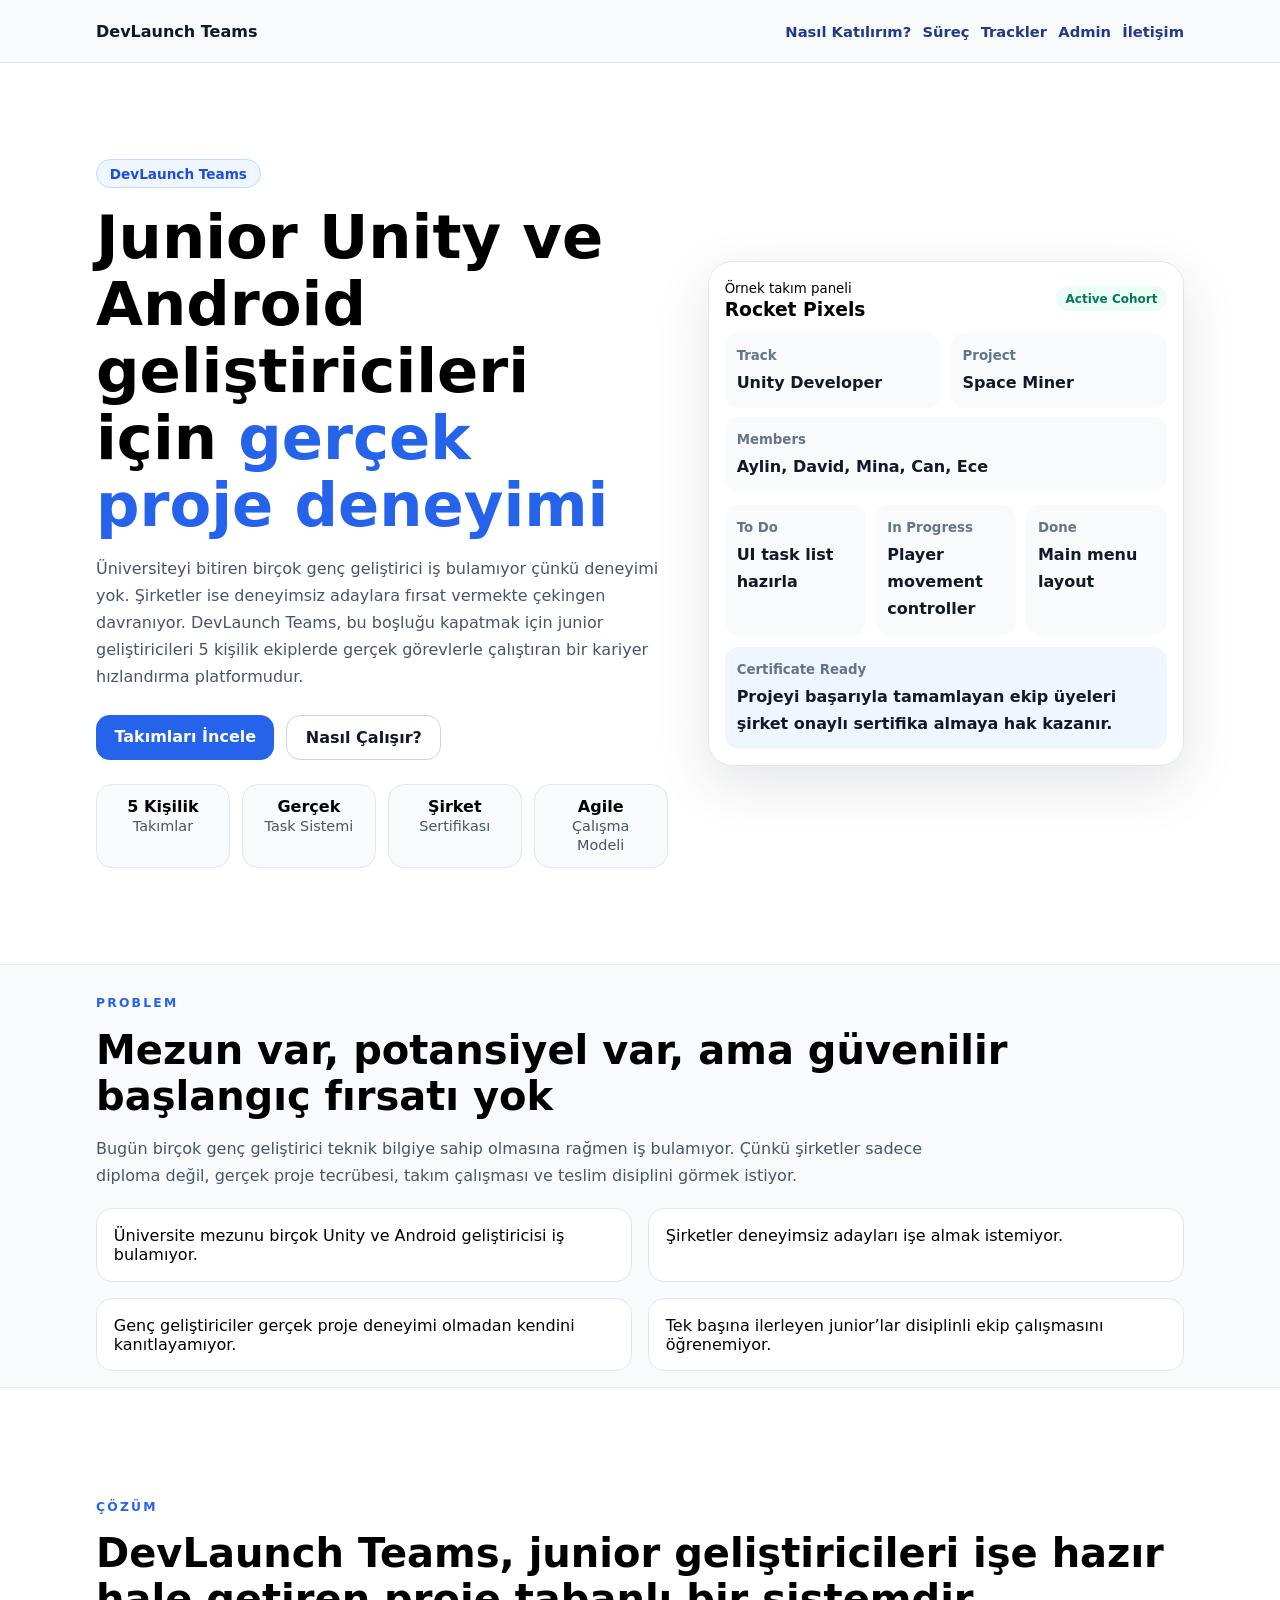
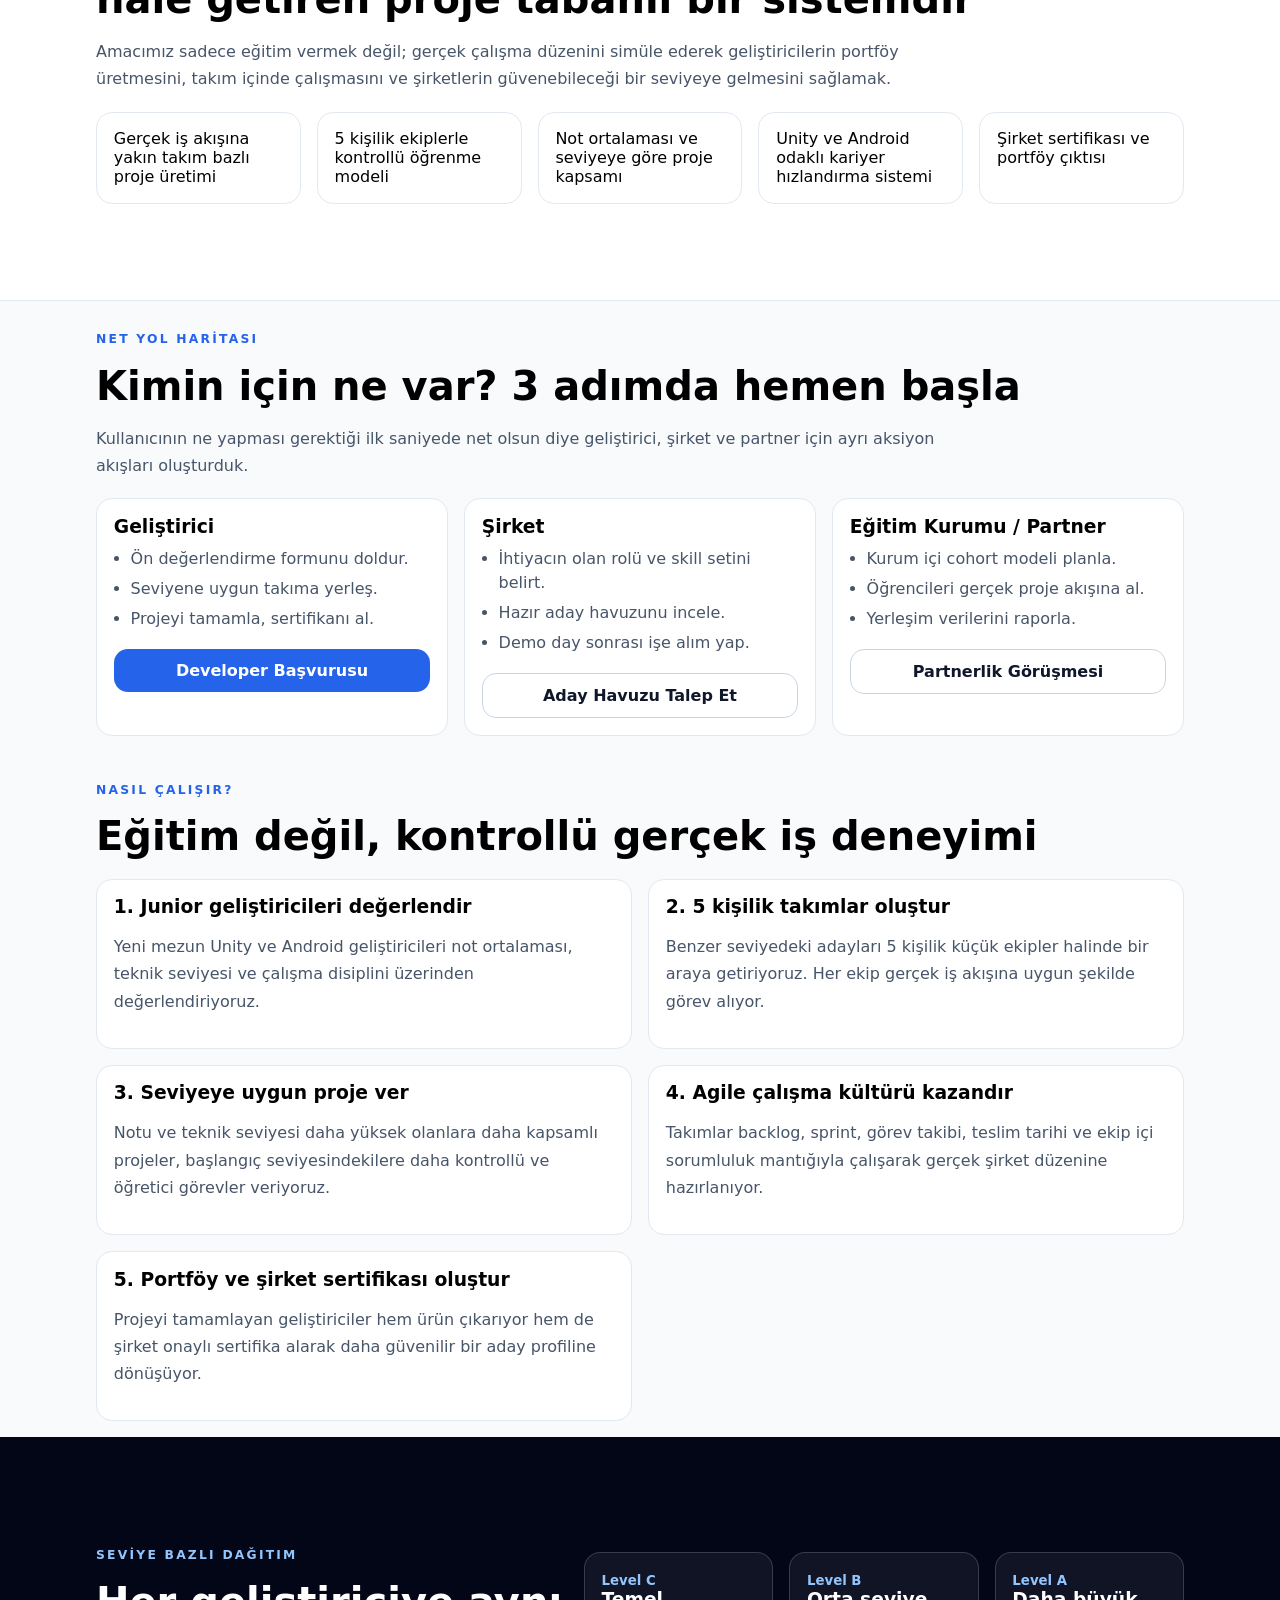
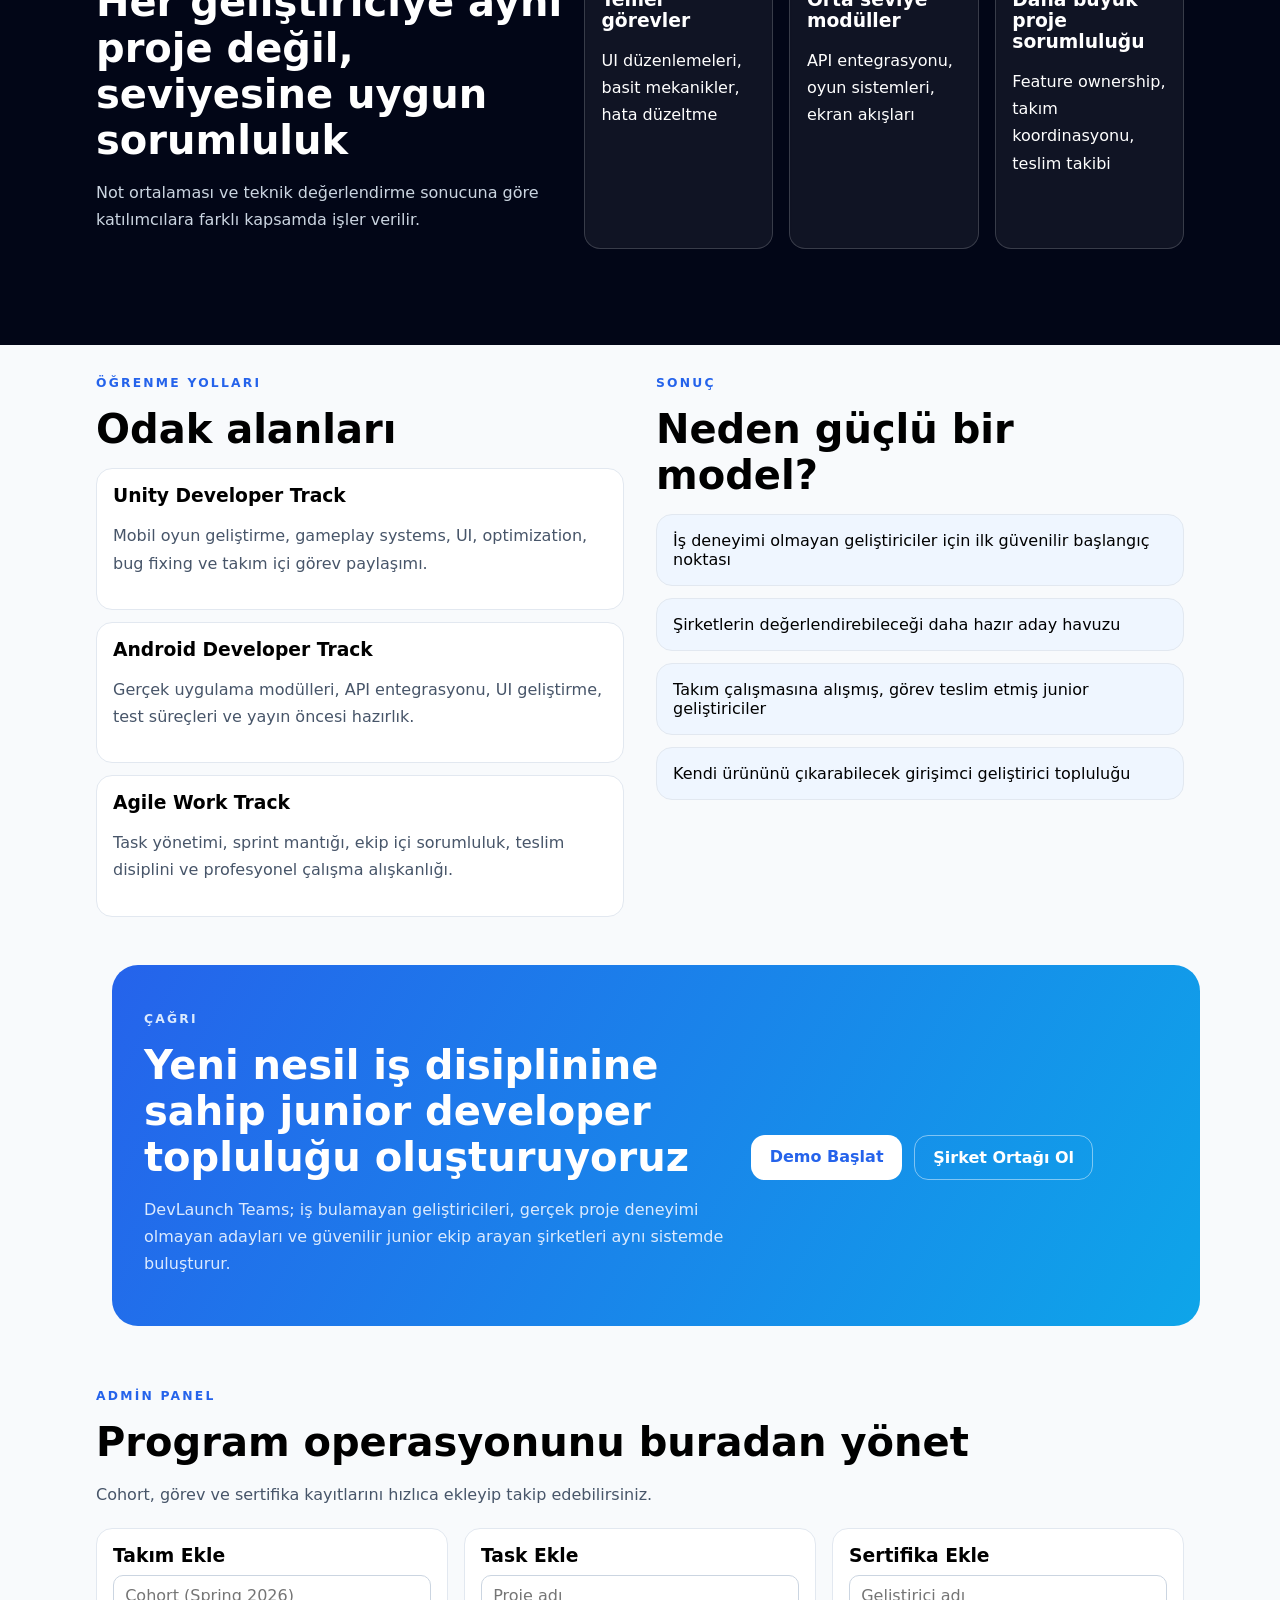
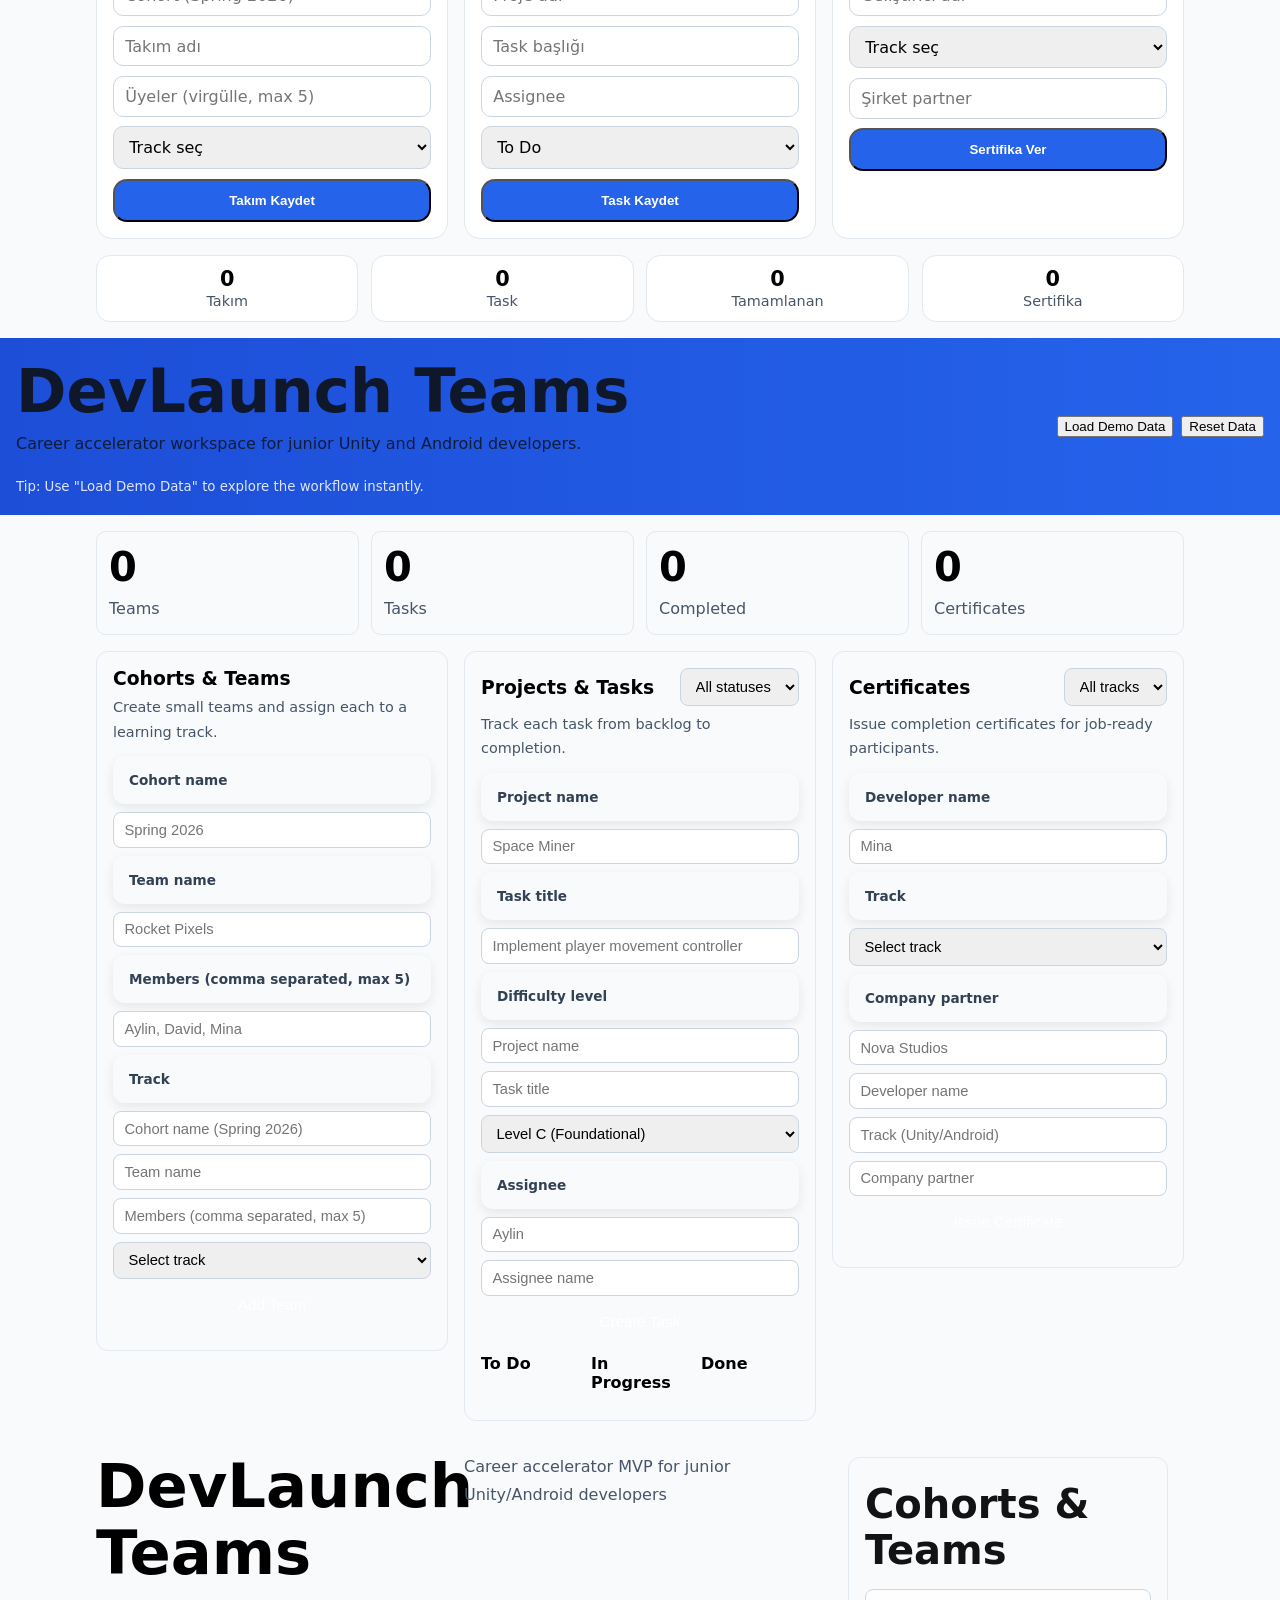
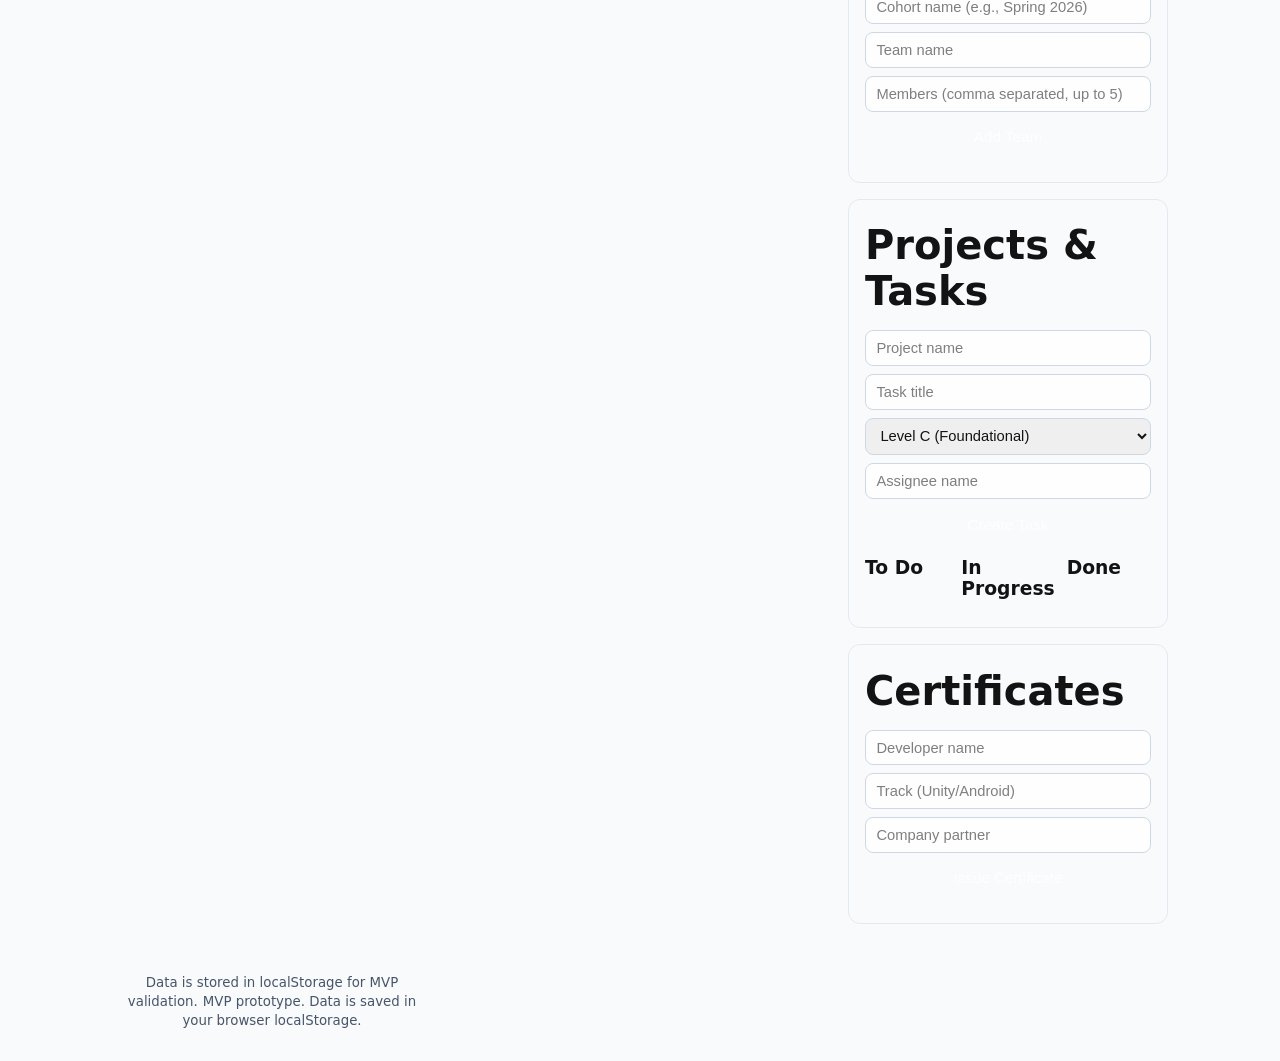
<file: index.html>
<!doctype html>
<html lang="tr">
  <head>
    <meta charset="UTF-8" />
    <meta name="viewport" content="width=device-width, initial-scale=1.0" />
    <meta http-equiv="Cache-Control" content="no-cache, no-store, must-revalidate" />
    <meta http-equiv="Pragma" content="no-cache" />
    <meta http-equiv="Expires" content="0" />
    <title>DevLaunch Teams</title>
    <link rel="stylesheet" href="styles.css" />
  </head>
  <body>
    <header class="top-nav">
      <div class="container nav-inner">
        <a class="brand" href="#">DevLaunch Teams</a>
        <nav class="nav-links" aria-label="Site navigation">
          <a href="#how-to-join">Nasıl Katılırım?</a>
          <a href="#steps">Süreç</a>
          <a href="#tracks">Trackler</a>
          <a href="#admin">Admin</a>
          <a href="#contact">İletişim</a>
        </nav>
      </div>
    </header>
    <main>
      <section class="hero">
        <div class="container hero-grid">
          <div>
            <span class="badge">DevLaunch Teams</span>
            <h1>
              Junior Unity ve Android geliştiricileri için
              <span>gerçek proje deneyimi</span>
            </h1>
            <p>
              Üniversiteyi bitiren birçok genç geliştirici iş bulamıyor çünkü deneyimi yok. Şirketler ise deneyimsiz
              adaylara fırsat vermekte çekingen davranıyor. DevLaunch Teams, bu boşluğu kapatmak için junior
              geliştiricileri 5 kişilik ekiplerde gerçek görevlerle çalıştıran bir kariyer hızlandırma platformudur.
            </p>
            <div class="cta-row">
              <a href="#tracks" class="btn primary">Takımları İncele</a>
              <a href="#steps" class="btn secondary">Nasıl Çalışır?</a>
            </div>
            <div class="stats-row">
              <article><strong>5 Kişilik</strong><span>Takımlar</span></article>
              <article><strong>Gerçek</strong><span>Task Sistemi</span></article>
              <article><strong>Şirket</strong><span>Sertifikası</span></article>
              <article><strong>Agile</strong><span>Çalışma Modeli</span></article>
            </div>
          </div>

          <div class="panel">
            <div class="panel-head">
              <div>
                <small>Örnek takım paneli</small>
                <h3>Rocket Pixels</h3>
              </div>
              <span class="pill">Active Cohort</span>
            </div>
            <div class="panel-grid">
              <div><small>Track</small><p>Unity Developer</p></div>
              <div><small>Project</small><p>Space Miner</p></div>
              <div class="full"><small>Members</small><p>Aylin, David, Mina, Can, Ece</p></div>
            </div>
            <div class="kanban-grid">
              <div><small>To Do</small><p>UI task list hazırla</p></div>
              <div><small>In Progress</small><p>Player movement controller</p></div>
              <div><small>Done</small><p>Main menu layout</p></div>
            </div>
            <div class="note">
              <small>Certificate Ready</small>
              <p>Projeyi başarıyla tamamlayan ekip üyeleri şirket onaylı sertifika almaya hak kazanır.</p>
            </div>
          </div>
        </div>
      </section>

      <section class="section container">
        <p class="eyebrow">Problem</p>
        <h2>Mezun var, potansiyel var, ama güvenilir başlangıç fırsatı yok</h2>
        <p class="lead">
          Bugün birçok genç geliştirici teknik bilgiye sahip olmasına rağmen iş bulamıyor. Çünkü şirketler sadece
          diploma değil, gerçek proje tecrübesi, takım çalışması ve teslim disiplini görmek istiyor.
        </p>
        <div class="grid two">
          <article>Üniversite mezunu birçok Unity ve Android geliştiricisi iş bulamıyor.</article>
          <article>Şirketler deneyimsiz adayları işe almak istemiyor.</article>
          <article>Genç geliştiriciler gerçek proje deneyimi olmadan kendini kanıtlayamıyor.</article>
          <article>Tek başına ilerleyen junior’lar disiplinli ekip çalışmasını öğrenemiyor.</article>
        </div>
      </section>

      <section class="section alt">
        <div class="container">
          <p class="eyebrow">Çözüm</p>
          <h2>DevLaunch Teams, junior geliştiricileri işe hazır hale getiren proje tabanlı bir sistemdir</h2>
          <p class="lead">
            Amacımız sadece eğitim vermek değil; gerçek çalışma düzenini simüle ederek geliştiricilerin portföy
            üretmesini, takım içinde çalışmasını ve şirketlerin güvenebileceği bir seviyeye gelmesini sağlamak.
          </p>
          <div class="grid five">
            <article>Gerçek iş akışına yakın takım bazlı proje üretimi</article>
            <article>5 kişilik ekiplerle kontrollü öğrenme modeli</article>
            <article>Not ortalaması ve seviyeye göre proje kapsamı</article>
            <article>Unity ve Android odaklı kariyer hızlandırma sistemi</article>
            <article>Şirket sertifikası ve portföy çıktısı</article>
          </div>
        </div>
      </section>

      <section id="how-to-join" class="section container">
        <p class="eyebrow">Net Yol Haritası</p>
        <h2>Kimin için ne var? 3 adımda hemen başla</h2>
        <p class="lead">
          Kullanıcının ne yapması gerektiği ilk saniyede net olsun diye geliştirici, şirket ve partner için ayrı aksiyon
          akışları oluşturduk.
        </p>
        <div class="grid three">
          <article>
            <h3>Geliştirici</h3>
            <ul class="flow-list">
              <li>Ön değerlendirme formunu doldur.</li>
              <li>Seviyene uygun takıma yerleş.</li>
              <li>Projeyi tamamla, sertifikanı al.</li>
            </ul>
            <a class="btn primary full-btn" href="#contact">Developer Başvurusu</a>
          </article>
          <article>
            <h3>Şirket</h3>
            <ul class="flow-list">
              <li>İhtiyacın olan rolü ve skill setini belirt.</li>
              <li>Hazır aday havuzunu incele.</li>
              <li>Demo day sonrası işe alım yap.</li>
            </ul>
            <a class="btn secondary full-btn" href="#contact">Aday Havuzu Talep Et</a>
          </article>
          <article>
            <h3>Eğitim Kurumu / Partner</h3>
            <ul class="flow-list">
              <li>Kurum içi cohort modeli planla.</li>
              <li>Öğrencileri gerçek proje akışına al.</li>
              <li>Yerleşim verilerini raporla.</li>
            </ul>
            <a class="btn secondary full-btn" href="#contact">Partnerlik Görüşmesi</a>
          </article>
        </div>
      </section>

      <section id="steps" class="section container">
        <p class="eyebrow">Nasıl çalışır?</p>
        <h2>Eğitim değil, kontrollü gerçek iş deneyimi</h2>
        <div class="grid two steps">
          <article><h3>1. Junior geliştiricileri değerlendir</h3><p>Yeni mezun Unity ve Android geliştiricileri not ortalaması, teknik seviyesi ve çalışma disiplini üzerinden değerlendiriyoruz.</p></article>
          <article><h3>2. 5 kişilik takımlar oluştur</h3><p>Benzer seviyedeki adayları 5 kişilik küçük ekipler halinde bir araya getiriyoruz. Her ekip gerçek iş akışına uygun şekilde görev alıyor.</p></article>
          <article><h3>3. Seviyeye uygun proje ver</h3><p>Notu ve teknik seviyesi daha yüksek olanlara daha kapsamlı projeler, başlangıç seviyesindekilere daha kontrollü ve öğretici görevler veriyoruz.</p></article>
          <article><h3>4. Agile çalışma kültürü kazandır</h3><p>Takımlar backlog, sprint, görev takibi, teslim tarihi ve ekip içi sorumluluk mantığıyla çalışarak gerçek şirket düzenine hazırlanıyor.</p></article>
          <article><h3>5. Portföy ve şirket sertifikası oluştur</h3><p>Projeyi tamamlayan geliştiriciler hem ürün çıkarıyor hem de şirket onaylı sertifika alarak daha güvenilir bir aday profiline dönüşüyor.</p></article>
        </div>
      </section>

      <section class="section dark">
        <div class="container dark-grid">
          <div>
            <p class="eyebrow">Seviye bazlı dağıtım</p>
            <h2>Her geliştiriciye aynı proje değil, seviyesine uygun sorumluluk</h2>
            <p class="lead">Not ortalaması ve teknik değerlendirme sonucuna göre katılımcılara farklı kapsamda işler verilir.</p>
          </div>
          <div class="grid three level-cards">
            <article><small>Level C</small><h3>Temel görevler</h3><p>UI düzenlemeleri, basit mekanikler, hata düzeltme</p></article>
            <article><small>Level B</small><h3>Orta seviye modüller</h3><p>API entegrasyonu, oyun sistemleri, ekran akışları</p></article>
            <article><small>Level A</small><h3>Daha büyük proje sorumluluğu</h3><p>Feature ownership, takım koordinasyonu, teslim takibi</p></article>
          </div>
        </div>
      </section>

      <section id="tracks" class="section container">
        <div class="split">
          <div>
            <p class="eyebrow">Öğrenme yolları</p>
            <h2>Odak alanları</h2>
            <div class="stack">
              <article><h3>Unity Developer Track</h3><p>Mobil oyun geliştirme, gameplay systems, UI, optimization, bug fixing ve takım içi görev paylaşımı.</p></article>
              <article><h3>Android Developer Track</h3><p>Gerçek uygulama modülleri, API entegrasyonu, UI geliştirme, test süreçleri ve yayın öncesi hazırlık.</p></article>
              <article><h3>Agile Work Track</h3><p>Task yönetimi, sprint mantığı, ekip içi sorumluluk, teslim disiplini ve profesyonel çalışma alışkanlığı.</p></article>
            </div>
          </div>
          <div>
            <p class="eyebrow">Sonuç</p>
            <h2>Neden güçlü bir model?</h2>
            <div class="stack soft">
              <article>İş deneyimi olmayan geliştiriciler için ilk güvenilir başlangıç noktası</article>
              <article>Şirketlerin değerlendirebileceği daha hazır aday havuzu</article>
              <article>Takım çalışmasına alışmış, görev teslim etmiş junior geliştiriciler</article>
              <article>Kendi ürününü çıkarabilecek girişimci geliştirici topluluğu</article>
            </div>
          </div>
        </div>
      </section>

      <section id="contact" class="section container">
      <section class="section container">
        <div class="cta-banner">
          <div>
            <p class="eyebrow">Çağrı</p>
            <h2>Yeni nesil iş disiplinine sahip junior developer topluluğu oluşturuyoruz</h2>
            <p class="lead">DevLaunch Teams; iş bulamayan geliştiricileri, gerçek proje deneyimi olmayan adayları ve güvenilir junior ekip arayan şirketleri aynı sistemde buluşturur.</p>
          </div>
          <div class="cta-row">
            <a class="btn white" href="#">Demo Başlat</a>
            <a class="btn outline" href="#">Şirket Ortağı Ol</a>
          </div>
        </div>
      </section>

    </main>
      <section id="admin" class="section container">
        <p class="eyebrow">Admin Panel</p>
        <h2>Program operasyonunu buradan yönet</h2>
        <p class="lead">Cohort, görev ve sertifika kayıtlarını hızlıca ekleyip takip edebilirsiniz.</p>
        <div class="admin-grid">
          <article class="admin-card">
            <h3>Takım Ekle</h3>
            <form id="team-form" class="admin-form">
              <input id="team-cohort" placeholder="Cohort (Spring 2026)" required />
              <input id="team-name" placeholder="Takım adı" required />
              <input id="team-members" placeholder="Üyeler (virgülle, max 5)" required />
              <select id="team-track" required>
                <option value="">Track seç</option>
                <option value="Unity">Unity</option>
                <option value="Android">Android</option>
              </select>
              <button class="btn primary" type="submit">Takım Kaydet</button>
            </form>
          </article>

          <article class="admin-card">
            <h3>Task Ekle</h3>
            <form id="task-form" class="admin-form">
              <input id="task-project" placeholder="Proje adı" required />
              <input id="task-title" placeholder="Task başlığı" required />
              <input id="task-assignee" placeholder="Assignee" required />
              <select id="task-status" required>
                <option value="todo">To Do</option>
                <option value="in-progress">In Progress</option>
                <option value="done">Done</option>
              </select>
              <button class="btn primary" type="submit">Task Kaydet</button>
            </form>
          </article>

          <article class="admin-card">
            <h3>Sertifika Ekle</h3>
            <form id="cert-form" class="admin-form">
              <input id="cert-name" placeholder="Geliştirici adı" required />
              <select id="cert-track" required>
                <option value="">Track seç</option>
                <option value="Unity">Unity</option>
                <option value="Android">Android</option>
              </select>
              <input id="cert-partner" placeholder="Şirket partner" required />
              <button class="btn primary" type="submit">Sertifika Ver</button>
            </form>
          </article>
        </div>
        <div class="admin-stats" aria-live="polite">
          <div><strong id="stat-teams">0</strong><span>Takım</span></div>
          <div><strong id="stat-tasks">0</strong><span>Task</span></div>
          <div><strong id="stat-done">0</strong><span>Tamamlanan</span></div>
          <div><strong id="stat-certs">0</strong><span>Sertifika</span></div>
        </div>
      </section>
    </main>
    </main>
<html lang="en">
  <head>
    <meta charset="UTF-8" />
    <meta name="viewport" content="width=device-width, initial-scale=1.0" />
    <title>DevLaunch Teams MVP</title>
    <link rel="stylesheet" href="styles.css" />
  </head>
  <body>
    <header class="topbar">
      <div>
        <h1>DevLaunch Teams</h1>
        <p>Career accelerator workspace for junior Unity and Android developers.</p>
        <small class="topbar-tip">Tip: Use "Load Demo Data" to explore the workflow instantly.</small>
      </div>
      <div class="toolbar">
        <button id="seed-btn" type="button">Load Demo Data</button>
        <button id="reset-btn" type="button" class="danger">Reset Data</button>
      </div>
    </header>

    <main class="container">
      <section class="stats" aria-label="MVP stats">
        <article class="metric"><h2 id="teams-count">0</h2><p>Teams</p></article>
        <article class="metric"><h2 id="tasks-count">0</h2><p>Tasks</p></article>
        <article class="metric"><h2 id="done-count">0</h2><p>Completed</p></article>
        <article class="metric"><h2 id="certs-count">0</h2><p>Certificates</p></article>
      </section>


      <p id="message" class="message" role="status" aria-live="polite"></p>

      <section class="layout">
        <article class="card">
          <h3>Cohorts & Teams</h3>
          <p class="section-help">Create small teams and assign each to a learning track.</p>
          <form id="team-form" class="stack">
            <label for="cohort">Cohort name</label>
            <input id="cohort" placeholder="Spring 2026" autocomplete="off" required />
            <label for="team">Team name</label>
            <input id="team" placeholder="Rocket Pixels" autocomplete="off" required />
            <label for="members">Members (comma separated, max 5)</label>
            <input id="members" placeholder="Aylin, David, Mina" autocomplete="off" required />
            <label for="team-track">Track</label>
          <form id="team-form" class="stack">
            <input id="cohort" placeholder="Cohort name (Spring 2026)" required />
            <input id="team" placeholder="Team name" required />
            <input id="members" placeholder="Members (comma separated, max 5)" required />
            <select id="team-track" required>
              <option value="">Select track</option>
              <option value="Unity">Unity</option>
              <option value="Android">Android</option>
            </select>
            <button type="submit">Add Team</button>
          </form>
          <ul id="team-list" class="list"></ul>
        </article>

        <article class="card">
          <div class="card-header">
            <h3>Projects & Tasks</h3>
            <select id="task-filter-status">
              <option value="all">All statuses</option>
              <option value="todo">To Do</option>
              <option value="in-progress">In Progress</option>
              <option value="done">Done</option>
            </select>
          </div>
          <p class="section-help">Track each task from backlog to completion.</p>
          <form id="task-form" class="stack">
            <label for="project">Project name</label>
            <input id="project" placeholder="Space Miner" autocomplete="off" required />
            <label for="task">Task title</label>
            <input id="task" placeholder="Implement player movement controller" autocomplete="off" required />
            <label for="difficulty">Difficulty level</label>
          <form id="task-form" class="stack">
            <input id="project" placeholder="Project name" required />
            <input id="task" placeholder="Task title" required />
            <select id="difficulty" required>
              <option value="C">Level C (Foundational)</option>
              <option value="B">Level B (Intermediate)</option>
              <option value="A">Level A (Advanced)</option>
            </select>
            <label for="assignee">Assignee</label>
            <input id="assignee" placeholder="Aylin" autocomplete="off" required />
            <input id="assignee" placeholder="Assignee name" required />
            <button type="submit">Create Task</button>
          </form>

          <div class="kanban">
            <section>
              <h4>To Do</h4>
              <ul id="todo" class="list"></ul>
            </section>
            <section>
              <h4>In Progress</h4>
              <ul id="in-progress" class="list"></ul>
            </section>
            <section>
              <h4>Done</h4>
              <ul id="done" class="list"></ul>
            </section>
          </div>
        </article>

        <article class="card">
          <div class="card-header">
            <h3>Certificates</h3>
            <select id="cert-filter-track">
              <option value="all">All tracks</option>
              <option value="Unity">Unity</option>
              <option value="Android">Android</option>
            </select>
          </div>
          <p class="section-help">Issue completion certificates for job-ready participants.</p>
          <form id="cert-form" class="stack">
            <label for="cert-name">Developer name</label>
            <input id="cert-name" placeholder="Mina" autocomplete="off" required />
            <label for="cert-track">Track</label>
            <select id="cert-track" required>
              <option value="">Select track</option>
              <option value="Unity">Unity</option>
              <option value="Android">Android</option>
            </select>
            <label for="cert-partner">Company partner</label>
            <input id="cert-partner" placeholder="Nova Studios" autocomplete="off" required />
          <form id="cert-form" class="stack">
            <input id="cert-name" placeholder="Developer name" required />
            <input id="cert-track" placeholder="Track (Unity/Android)" required />
            <input id="cert-partner" placeholder="Company partner" required />
            <button type="submit">Issue Certificate</button>
          </form>
          <ul id="cert-list" class="list"></ul>
        </article>
      <h1>DevLaunch Teams</h1>
      <p>Career accelerator MVP for junior Unity/Android developers</p>
    </header>

    <main class="layout">
      <section class="card">
        <h2>Cohorts & Teams</h2>
        <form id="team-form" class="stack">
          <input id="cohort" placeholder="Cohort name (e.g., Spring 2026)" required />
          <input id="team" placeholder="Team name" required />
          <input id="members" placeholder="Members (comma separated, up to 5)" required />
          <button type="submit">Add Team</button>
        </form>
        <ul id="team-list" class="list"></ul>
      </section>

      <section class="card">
        <h2>Projects & Tasks</h2>
        <form id="task-form" class="stack">
          <input id="project" placeholder="Project name" required />
          <input id="task" placeholder="Task title" required />
          <select id="difficulty">
            <option value="C">Level C (Foundational)</option>
            <option value="B">Level B (Intermediate)</option>
            <option value="A">Level A (Advanced)</option>
          </select>
          <input id="assignee" placeholder="Assignee name" required />
          <button type="submit">Create Task</button>
        </form>
        <div class="kanban">
          <div>
            <h3>To Do</h3>
            <ul id="todo" class="list"></ul>
          </div>
          <div>
            <h3>In Progress</h3>
            <ul id="in-progress" class="list"></ul>
          </div>
          <div>
            <h3>Done</h3>
            <ul id="done" class="list"></ul>
          </div>
        </div>
      </section>

      <section class="card">
        <h2>Certificates</h2>
        <form id="cert-form" class="stack">
          <input id="cert-name" placeholder="Developer name" required />
          <input id="cert-track" placeholder="Track (Unity/Android)" required />
          <input id="cert-partner" placeholder="Company partner" required />
          <button type="submit">Issue Certificate</button>
        </form>
        <ul id="cert-list" class="list"></ul>
      </section>
    </main>

    <footer>
      <small>Data is stored in localStorage for MVP validation.</small>
      <small>MVP prototype. Data is saved in your browser localStorage.</small>
    </footer>

    <script src="app.js"></script>
  </body>
</html>
</file>
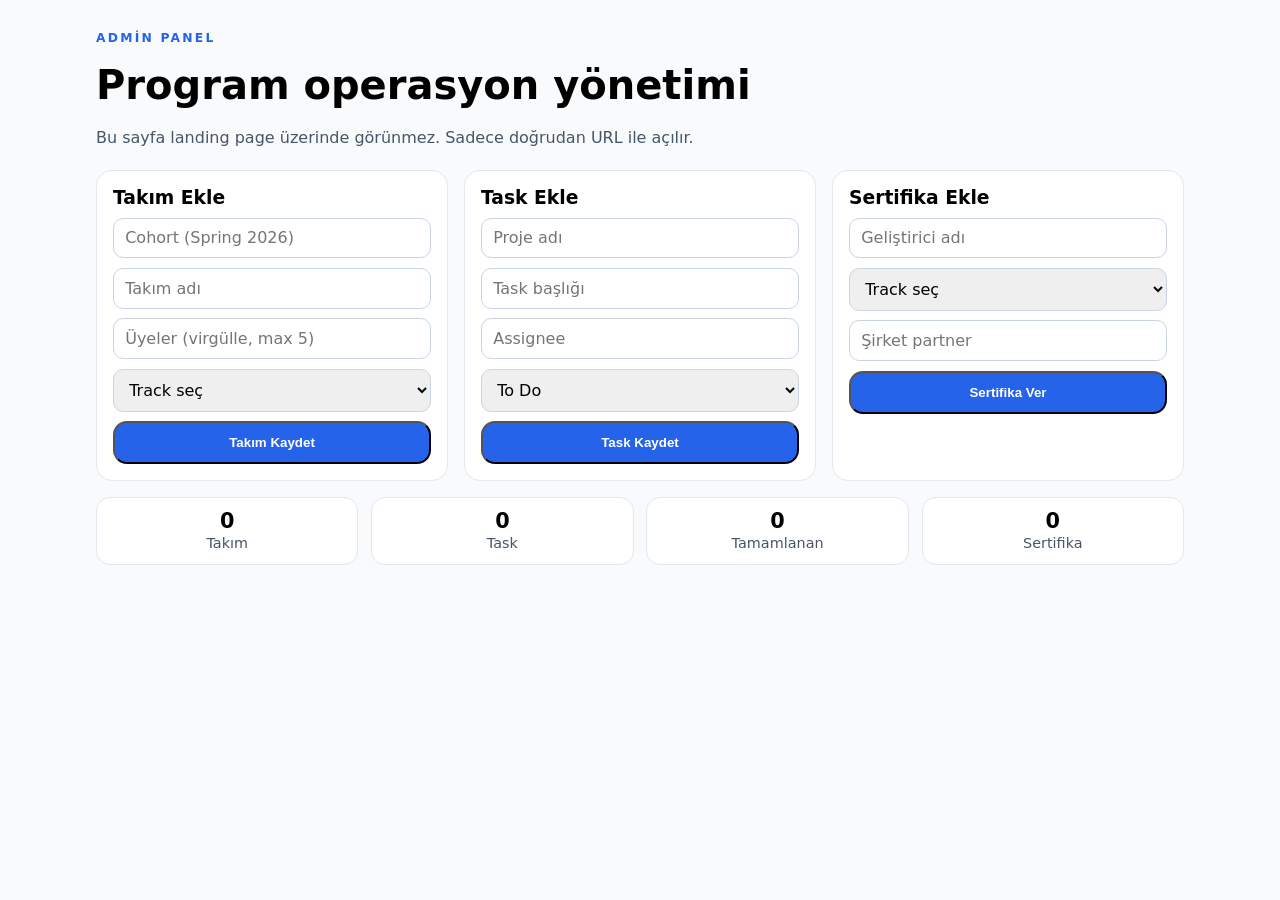
<file: app.html>
<!doctype html>
<html lang="tr">
  <head>
    <meta charset="UTF-8" />
    <meta name="viewport" content="width=device-width, initial-scale=1.0" />
    <meta name="robots" content="noindex,nofollow" />
    <title>DevLaunch Hidden App Panel</title>
    <link rel="stylesheet" href="styles.css" />
  </head>
  <body>
    <main class="section container">
      <p class="eyebrow">Admin Panel</p>
      <h2>Program operasyon yönetimi</h2>
      <p class="lead">Bu sayfa landing page üzerinde görünmez. Sadece doğrudan URL ile açılır.</p>

      <div class="admin-grid">
        <article class="admin-card">
          <h3>Takım Ekle</h3>
          <form id="team-form" class="admin-form">
            <input id="team-cohort" placeholder="Cohort (Spring 2026)" required />
            <input id="team-name" placeholder="Takım adı" required />
            <input id="team-members" placeholder="Üyeler (virgülle, max 5)" required />
            <select id="team-track" required>
              <option value="">Track seç</option>
              <option value="Unity">Unity</option>
              <option value="Android">Android</option>
            </select>
            <button class="btn primary" type="submit">Takım Kaydet</button>
          </form>
        </article>

        <article class="admin-card">
          <h3>Task Ekle</h3>
          <form id="task-form" class="admin-form">
            <input id="task-project" placeholder="Proje adı" required />
            <input id="task-title" placeholder="Task başlığı" required />
            <input id="task-assignee" placeholder="Assignee" required />
            <select id="task-status" required>
              <option value="todo">To Do</option>
              <option value="in-progress">In Progress</option>
              <option value="done">Done</option>
            </select>
            <button class="btn primary" type="submit">Task Kaydet</button>
          </form>
        </article>

        <article class="admin-card">
          <h3>Sertifika Ekle</h3>
          <form id="cert-form" class="admin-form">
            <input id="cert-name" placeholder="Geliştirici adı" required />
            <select id="cert-track" required>
              <option value="">Track seç</option>
              <option value="Unity">Unity</option>
              <option value="Android">Android</option>
            </select>
            <input id="cert-partner" placeholder="Şirket partner" required />
            <button class="btn primary" type="submit">Sertifika Ver</button>
          </form>
        </article>
      </div>

      <div class="admin-stats" aria-live="polite">
        <div><strong id="stat-teams">0</strong><span>Takım</span></div>
        <div><strong id="stat-tasks">0</strong><span>Task</span></div>
        <div><strong id="stat-done">0</strong><span>Tamamlanan</span></div>
        <div><strong id="stat-certs">0</strong><span>Sertifika</span></div>
      </div>
    </main>

    <script src="app.js"></script>
  </body>
</html>
</file>
<file: styles.css>
:root {
  --bg: #f8fafc;
  --text: #0f172a;
  --muted: #475569;
  --line: #e2e8f0;
  --blue: #2563eb;
}
* { box-sizing: border-box; }
body { margin: 0; font-family: Inter, system-ui, sans-serif; background: var(--bg); color: var(--text); }
.container { width: min(1120px, 92vw); margin: 0 auto; }
.top-nav { position: sticky; top: 0; z-index: 20; backdrop-filter: blur(6px); background: #f8fafccc; border-bottom: 1px solid var(--line); }
.nav-inner { display: flex; align-items: center; justify-content: space-between; min-height: 62px; gap: 1rem; }
.brand { text-decoration: none; color: var(--text); font-weight: 800; }
.nav-links { display: flex; flex-wrap: wrap; gap: .7rem; }
.nav-links a { text-decoration: none; color: #1e3a8a; font-weight: 600; font-size: .92rem; }
.section { padding: 5rem 0; }
.hero { background: #fff; border-bottom: 1px solid var(--line); padding: 5rem 0; }
.hero-grid { display: grid; gap: 2.5rem; grid-template-columns: 1.2fr 1fr; align-items: center; }
.badge { display: inline-block; padding: .35rem .8rem; border: 1px solid #bfdbfe; border-radius: 999px; background: #eff6ff; color: #1d4ed8; font-weight: 600; font-size: .85rem; }
h1 { font-size: clamp(2rem, 5vw, 3.8rem); line-height: 1.1; margin: 1rem 0; }
h1 span { color: var(--blue); }
h2 { font-size: clamp(1.7rem, 3.4vw, 2.5rem); margin: .4rem 0 1rem; }
h3 { margin: 0; }
p { color: var(--muted); line-height: 1.7; }
.lead { max-width: 850px; }
.eyebrow { letter-spacing: .18em; text-transform: uppercase; color: var(--blue); font-weight: 700; font-size: .77rem; }
.cta-row { display: flex; gap: .75rem; flex-wrap: wrap; margin-top: 1.5rem; }
.btn { display: inline-block; border-radius: 14px; padding: .75rem 1.15rem; text-decoration: none; font-weight: 700; }
.btn.primary { background: var(--blue); color: #fff; }
.btn.secondary { border: 1px solid #cbd5e1; background: #fff; color: var(--text); }
.btn.white { background: #fff; color: var(--blue); }
.btn.outline { border: 1px solid #ffffff75; color: #fff; }
.full-btn { margin-top: .8rem; text-align: center; width: 100%; }
.flow-list { margin: .65rem 0 0; padding-left: 1.05rem; color: var(--muted); }
.flow-list li { margin: .35rem 0; line-height: 1.5; }
.stats-row { margin-top: 1.5rem; display: grid; grid-template-columns: repeat(4, minmax(0, 1fr)); gap: .75rem; }
.stats-row article { border: 1px solid var(--line); background: #f8fafc; border-radius: 16px; padding: .8rem; text-align: center; }
.stats-row strong { display: block; }
.stats-row span { font-size: .9rem; color: var(--muted); }
.panel { border: 1px solid var(--line); border-radius: 24px; background: #fff; padding: 1rem; box-shadow: 0 18px 55px #1e293b1f; }
.panel-head { display: flex; justify-content: space-between; align-items: center; }
.panel-head h3 { margin: .15rem 0 0; }
.pill { background: #ecfdf5; color: #047857; padding: .35rem .6rem; border-radius: 999px; font-size: .75rem; font-weight: 700; }
.panel-grid { margin-top: .8rem; display: grid; grid-template-columns: repeat(2, 1fr); gap: .6rem; }
.panel-grid div, .kanban-grid div { border-radius: 14px; background: #f8fafc; padding: .75rem; }
.panel-grid small, .kanban-grid small, .note small { color: #64748b; font-weight: 700; }
.panel-grid p, .kanban-grid p, .note p { margin: .3rem 0 0; color: #111827; font-weight: 600; }
.panel-grid .full { grid-column: 1 / -1; }
.kanban-grid { margin-top: .8rem; display: grid; grid-template-columns: repeat(3, 1fr); gap: .6rem; }
.note { margin-top: .8rem; border-radius: 14px; background: #eff6ff; padding: .75rem; }
.grid { display: grid; gap: 1rem; margin-top: 1.2rem; }
.grid.two { grid-template-columns: repeat(2, minmax(0, 1fr)); }
.grid.three { grid-template-columns: repeat(3, minmax(0, 1fr)); }
.grid.five { grid-template-columns: repeat(5, minmax(0, 1fr)); }
.grid article { border: 1px solid var(--line); border-radius: 16px; background: #fff; padding: 1.05rem; }
.alt { background: #fff; border-top: 1px solid var(--line); border-bottom: 1px solid var(--line); }
.steps article h3 { margin-bottom: .45rem; }
.dark { background: #020617; color: #fff; }
.dark .eyebrow { color: #93c5fd; }
.dark .lead { color: #cbd5e1; }
.dark-grid { display: grid; gap: 1rem; grid-template-columns: 1.1fr 1.4fr; }
.level-cards article { background: #ffffff0f; border-color: #ffffff2c; backdrop-filter: blur(2px); }
.level-cards small { color: #93c5fd; font-weight: 700; }
.level-cards h3, .level-cards p { color: #fff; }
.split { display: grid; gap: 2rem; grid-template-columns: 1fr 1fr; }
.stack { display: grid; gap: .75rem; margin-top: 1rem; }
.stack article { border: 1px solid var(--line); border-radius: 16px; background: #fff; padding: 1rem; }
.stack.soft article { background: #eff6ff; }
.cta-banner { border-radius: 26px; background: linear-gradient(120deg, #2563eb, #0ea5e9); color: #fff; padding: 2rem; display: grid; grid-template-columns: 1.4fr 1fr; gap: 1.5rem; align-items: center; }
.cta-banner .eyebrow, .cta-banner p { color: #dbeafe; }
@media (max-width: 1024px) {
  .hero-grid, .dark-grid, .split, .cta-banner { grid-template-columns: 1fr; }
  .grid.five { grid-template-columns: repeat(2, minmax(0, 1fr)); }
}
@media (max-width: 780px) {
  .nav-inner { min-height: 56px; }
  .nav-links { gap: .5rem; }
  .stats-row, .grid.two, .grid.three, .kanban-grid, .panel-grid, .grid.five { grid-template-columns: 1fr; }
  .section, .hero { padding: 3.2rem 0; }
}

.admin-grid { display: grid; grid-template-columns: repeat(3, minmax(0, 1fr)); gap: 1rem; margin-top: 1.2rem; }
.admin-card { border: 1px solid var(--line); border-radius: 16px; padding: 1rem; background: #fff; }
.admin-form { display: grid; gap: .6rem; margin-top: .6rem; }
.admin-form input, .admin-form select { border: 1px solid #cbd5e1; border-radius: 10px; padding: .62rem .7rem; font: inherit; }
.admin-stats { margin-top: 1rem; display: grid; gap: .8rem; grid-template-columns: repeat(4, minmax(0, 1fr)); }
.admin-stats div { border: 1px solid var(--line); border-radius: 14px; background: #fff; padding: .7rem; text-align: center; }
.admin-stats strong { display: block; font-size: 1.3rem; }
.admin-stats span { color: var(--muted); font-size: .9rem; }

@media (max-width: 980px) {
  .admin-grid { grid-template-columns: 1fr; }
  .admin-stats { grid-template-columns: repeat(2, minmax(0, 1fr)); }
  .stats-row, .grid.two, .grid.three, .kanban-grid, .panel-grid, .grid.five { grid-template-columns: 1fr; }
  .section, .hero { padding: 3.2rem 0; }
  --bg: #f3f6fb;
  --card: #fff;
  --ink: #0f172a;
  --muted: #64748b;
  --brand: #1d4ed8;
  --danger: #be123c;
  --line: #dbe3ef;
  color-scheme: light;
  --bg: #f5f7fb;
  --card: #ffffff;
  --accent: #2563eb;
  --text: #1f2937;
  --muted: #6b7280;
}

* {
  box-sizing: border-box;
}

body {
  margin: 0;
  font-family: Inter, system-ui, -apple-system, Segoe UI, Roboto, sans-serif;
  background: var(--bg);
  color: var(--ink);
}

.topbar {
  display: flex;
  justify-content: space-between;
  gap: 1rem;
  align-items: center;
  padding: 1rem;
  color: #fff;
  background: linear-gradient(120deg, #1e3a8a, var(--brand));
}

.topbar h1,
.topbar p {
  color: var(--text);
}

.topbar {
  background: linear-gradient(90deg, #1d4ed8, #2563eb);
  color: white;
  padding: 1.25rem 1rem;
}

.topbar h1 {
  margin: 0;
}

.topbar p {
  margin-top: 0.3rem;
  opacity: 0.9;
}

.topbar-tip {
  display: inline-block;
  margin-top: 0.4rem;
  opacity: 0.85;
}

.toolbar {
  display: flex;
  gap: 0.5rem;
}

.container {
  padding: 1rem;
  max-width: 1400px;
  margin: 0 auto;
}

.stats {
  display: grid;
  grid-template-columns: repeat(4, minmax(120px, 1fr));
  gap: 0.75rem;
}

.metric {
  background: var(--card);
  border: 1px solid var(--line);
  border-radius: 10px;
  padding: 0.75rem;
}

.metric h2,
.metric p {
  margin: 0;
}

.metric p {
  margin-top: 0.3rem;
  color: var(--muted);
}

.features-card {
  margin-top: 1rem;
}

.feature-list {
  margin: 0.5rem 0 0;
  padding-left: 1.1rem;
  display: grid;
  gap: 0.35rem;
}

.layout {
  margin-top: 1rem;
  display: grid;
  grid-template-columns: repeat(3, minmax(0, 1fr));
  gap: 1rem;
  align-items: start;
.layout {
  margin-top: 1rem;
  display: grid;
  grid-template-columns: repeat(3, minmax(0, 1fr));
  gap: 1rem;
  align-items: start;
  grid-template-columns: repeat(auto-fit, minmax(300px, 1fr));
  gap: 1rem;
  margin: 0.25rem 0 0;
  opacity: 0.92;
}

.layout {
  display: grid;
  grid-template-columns: repeat(auto-fit, minmax(280px, 1fr));
  gap: 1rem;
  padding: 1rem;
}

.card {
  background: var(--card);
  border: 1px solid var(--line);
  border-radius: 12px;
  padding: 1rem;
  min-width: 0;
}

.card-header {
  display: flex;
  justify-content: space-between;
  align-items: center;
  gap: 0.75rem;
}

.stack {
  display: grid;
  gap: 0.5rem;
  margin-top: 0.75rem;
}

.section-help {
  margin: 0.35rem 0 0;
  color: var(--muted);
  font-size: 0.9rem;
}

label {
  font-size: 0.85rem;
  color: #334155;
  font-weight: 600;
  border-radius: 12px;
  padding: 1rem;
  box-shadow: 0 4px 12px rgba(0, 0, 0, 0.08);
}

.stack {
  display: flex;
  flex-direction: column;
  gap: 0.5rem;
}

input,
select,
button {
  border-radius: 8px;
  border: 1px solid #cbd5e1;
  padding: 0.55rem 0.65rem;
  font-size: 0.92rem;
}

button {
  border: none;
  background: var(--brand);
  color: white;
  border: 1px solid #d1d5db;
  border-radius: 8px;
  padding: 0.55rem 0.65rem;
  font-size: 0.95rem;
}

button {
  background: var(--accent);
  color: white;
  border: none;
  cursor: pointer;
}

button:hover {
  opacity: 0.95;
}

button.danger {
  background: var(--danger);
}

.message {
  min-height: 1.2rem;
  margin: 0.75rem 0 0;
  color: #0b7a35;
  font-weight: 600;
  opacity: 0.92;
}

.list {
  list-style: none;
  margin: 0.75rem 0 0;
  padding: 0;
  display: grid;
  display: flex;
  flex-direction: column;
  gap: 0.5rem;
}

.item {
  border: 1px solid var(--line);
  background: #f8fbff;
  background: #f8fafc;
  border: 1px solid #e5e7eb;
  border-radius: 8px;
  padding: 0.6rem;
}

.item small {
  color: var(--muted);
  display: block;
  margin-top: 0.2rem;
}

.item-controls {
  margin-top: 0.5rem;
  display: flex;
  gap: 0.35rem;
}

.item-controls button {
  padding: 0.35rem 0.5rem;
  font-size: 0.78rem;
}

.item-controls .secondary {
  background: #334155;
}

.item.empty {
  color: var(--muted);
  background: #ffffff;
  border-style: dashed;
}

.kanban {
  margin-top: 0.75rem;
  display: grid;
  gap: 0.7rem;
  grid-template-columns: repeat(3, minmax(0, 1fr));
}

.kanban h4 {
  margin: 0;
}

.kanban {
  margin-top: 1rem;
  display: grid;
  grid-template-columns: repeat(3, 1fr);
  gap: 0.75rem;
}

footer {
  text-align: center;
  padding: 1rem;
  color: var(--muted);
}

@media (max-width: 980px) {
  .layout {
    grid-template-columns: 1fr;
  }

  .stats {
    grid-template-columns: repeat(2, minmax(120px, 1fr));
  }

  .kanban {
    grid-template-columns: 1fr;
  }

  .topbar {
    flex-direction: column;
    align-items: flex-start;
  }
  color: var(--muted);
  padding: 1rem;
}

@media (max-width: 960px) {
  .kanban {
    grid-template-columns: 1fr;
  }
}
</file>
